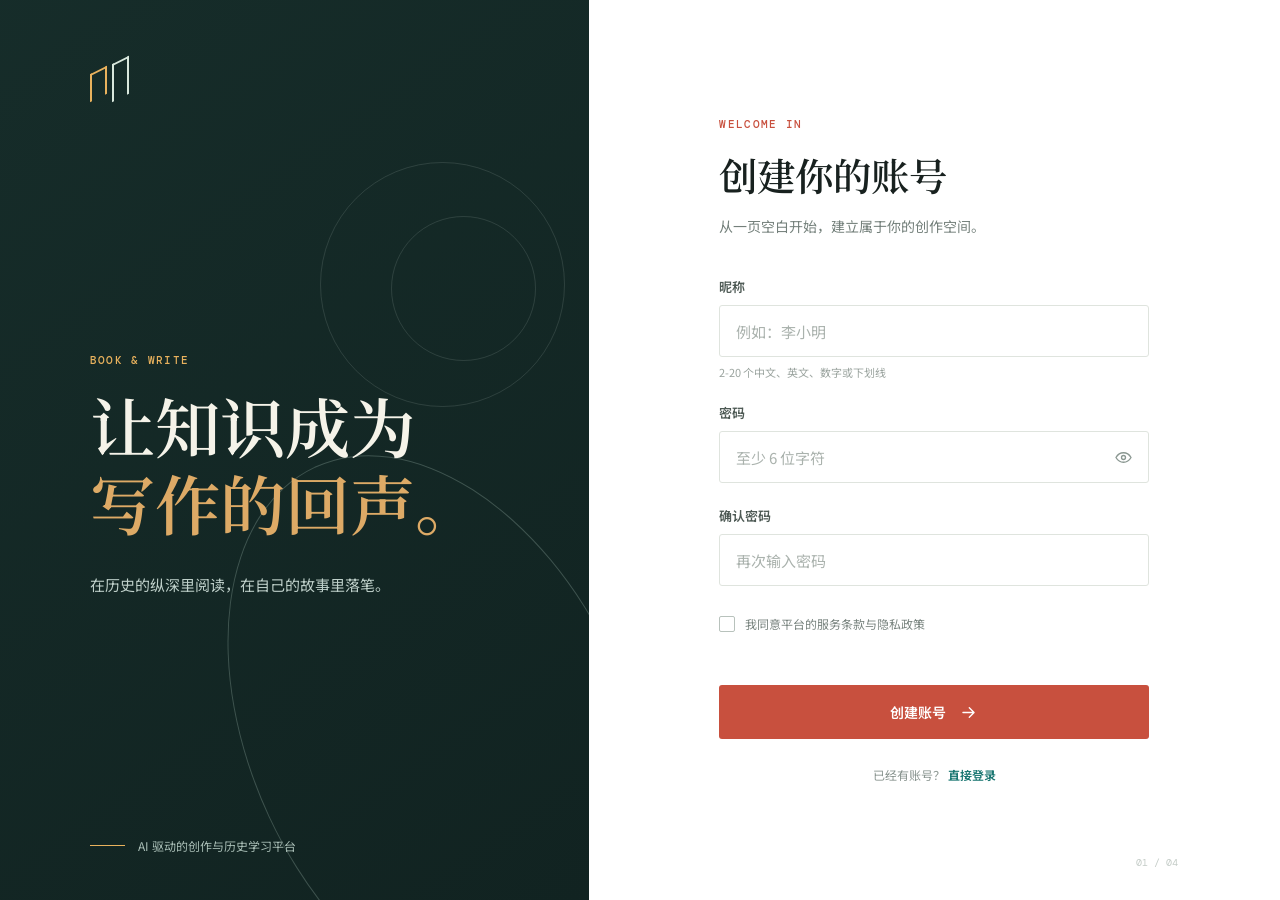
<file: frontend/index.html>
<!doctype html>
<html lang="zh-CN">
  <head>
    <meta charset="UTF-8" />
    <meta name="viewport" content="width=device-width, initial-scale=1.0" />
    <title>注册 · 书写与阅读</title>
    <link rel="stylesheet" href="./styles.css" />
  </head>
  <body>
    <main class="auth-shell">
      <section class="brand-panel" aria-label="产品介绍">
        <div class="brand-mark" aria-hidden="true">
          <span></span>
          <span></span>
        </div>
        <div class="brand-copy">
          <p class="eyebrow">BOOK & WRITE</p>
          <h1>让知识成为<br /><em>写作的回声。</em></h1>
          <p class="brand-description">
            在历史的纵深里阅读，在自己的故事里落笔。
          </p>
        </div>
        <div class="brand-foot">
          <span class="line"></span>
          <span>AI 驱动的创作与历史学习平台</span>
        </div>
        <div class="orbit orbit-one" aria-hidden="true"></div>
        <div class="orbit orbit-two" aria-hidden="true"></div>
      </section>

      <section class="form-panel">
        <div class="form-wrap">
          <div class="form-heading" id="register-heading">
            <p class="eyebrow">WELCOME IN</p>
            <h2>创建你的账号</h2>
            <p>从一页空白开始，建立属于你的创作空间。</p>
          </div>

          <div class="form-heading hidden" id="login-heading">
            <p class="eyebrow">WELCOME BACK</p>
            <h2>回到你的空间</h2>
            <p>继续上一次创作，或重新打开一段阅读。</p>
          </div>

          <form id="register-form" novalidate>
            <label class="field">
              <span>昵称</span>
              <input
                id="nickname"
                name="nickname"
                type="text"
                autocomplete="username"
                placeholder="例如：李小明"
                minlength="2"
                maxlength="20"
                required
              />
              <small class="field-hint">2-20 个中文、英文、数字或下划线</small>
            </label>

            <label class="field">
              <span>密码</span>
              <div class="password-wrap">
                <input
                  id="password"
                  name="password"
                  type="password"
                  autocomplete="new-password"
                  placeholder="至少 6 位字符"
                  minlength="6"
                  maxlength="72"
                  required
                />
                <button class="icon-button" id="toggle-password" type="button" aria-label="显示密码">
                  <svg viewBox="0 0 24 24" aria-hidden="true">
                    <path d="M2.5 12s3.5-6 9.5-6 9.5 6 9.5 6-3.5 6-9.5 6-9.5-6-9.5-6Z"></path>
                    <circle cx="12" cy="12" r="2.5"></circle>
                  </svg>
                </button>
              </div>
            </label>

            <label class="field register-only">
              <span>确认密码</span>
              <input
                id="confirm-password"
                name="confirm-password"
                type="password"
                autocomplete="new-password"
                placeholder="再次输入密码"
                required
              />
            </label>

            <label class="consent register-only">
              <input id="terms" type="checkbox" required />
              <span class="checkmark" aria-hidden="true"></span>
              <span>我同意平台的服务条款与隐私政策</span>
            </label>

            <p id="form-message" class="form-message" role="status"></p>

            <button class="submit-button" type="submit">
              <span id="submit-label">创建账号</span>
              <svg viewBox="0 0 24 24" aria-hidden="true">
                <path d="M5 12h13M13 6l6 6-6 6"></path>
              </svg>
            </button>
          </form>

          <p class="switch-auth" id="register-switch">已经有账号？ <button type="button" id="login-link">直接登录</button></p>
          <p class="switch-auth hidden" id="login-switch">还没有账号？ <button type="button" id="register-link">创建账号</button></p>
        </div>
        <span class="page-number" aria-hidden="true">01 / 04</span>
      </section>
    </main>
    <script src="./app.js"></script>
  </body>
</html>
</file>
<file: frontend/styles.css>
@import url("https://fonts.googleapis.com/css2?family=DM+Mono:wght@400;500&family=Noto+Sans+SC:wght@400;500;600;700&family=Noto+Serif+SC:wght@500;600;700&display=swap");

:root {
  color-scheme: light;
  --ink: #18211f;
  --muted: #74807b;
  --paper: #f7f6f1;
  --panel: #ffffff;
  --line: #dfe4de;
  --accent: #c8503e;
  --accent-dark: #a63d31;
  --teal: #1b7772;
  --teal-soft: #dcece7;
}

* {
  box-sizing: border-box;
}

body {
  margin: 0;
  min-width: 320px;
  background: var(--paper);
  color: var(--ink);
  font-family: "Noto Sans SC", sans-serif;
}

button,
input {
  font: inherit;
}

button {
  cursor: pointer;
}

.auth-shell {
  display: grid;
  min-height: 100vh;
  grid-template-columns: minmax(380px, 0.92fr) minmax(480px, 1.08fr);
}

.brand-panel {
  position: relative;
  display: flex;
  min-height: 100vh;
  flex-direction: column;
  justify-content: space-between;
  overflow: hidden;
  padding: 56px clamp(36px, 7vw, 112px) 46px;
  background:
    linear-gradient(145deg, rgba(22, 45, 42, 0.96), rgba(17, 35, 33, 0.98)),
    var(--ink);
  color: #f5f3e9;
}

.brand-panel::after {
  position: absolute;
  right: -7%;
  bottom: -15%;
  width: 64%;
  height: 66%;
  border: 1px solid rgba(214, 239, 226, 0.22);
  border-radius: 50%;
  content: "";
  transform: rotate(-25deg);
}

.brand-mark {
  position: relative;
  display: flex;
  width: 42px;
  height: 42px;
  align-items: flex-end;
  gap: 5px;
  z-index: 1;
}

.brand-mark span {
  display: block;
  width: 17px;
  border: 2px solid #e9b25d;
  border-bottom: 0;
  transform: skewY(-27deg);
}

.brand-mark span:first-child {
  height: 28px;
}

.brand-mark span:last-child {
  height: 38px;
  border-color: #d9e8dd;
}

.brand-copy {
  position: relative;
  z-index: 1;
  max-width: 550px;
  margin-top: auto;
  margin-bottom: auto;
  padding: 12vh 0 10vh;
}

.eyebrow {
  margin: 0 0 20px;
  color: var(--accent);
  font-family: "DM Mono", monospace;
  font-size: 11px;
  font-weight: 500;
  letter-spacing: 0.12em;
}

.brand-panel .eyebrow {
  color: #e9b25d;
}

h1,
h2 {
  margin: 0;
  font-family: "Noto Serif SC", serif;
  font-weight: 600;
  letter-spacing: 0;
}

h1 {
  font-size: clamp(42px, 5.1vw, 76px);
  line-height: 1.18;
}

h1 em {
  color: #ddaa66;
  font-style: normal;
}

.brand-description {
  max-width: 300px;
  margin: 30px 0 0;
  color: #bfd0ca;
  font-size: 15px;
  line-height: 1.9;
}

.brand-foot {
  position: relative;
  z-index: 1;
  display: flex;
  align-items: center;
  gap: 13px;
  color: #a8bdb5;
  font-size: 12px;
}

.brand-foot .line {
  width: 35px;
  height: 1px;
  background: #e9b25d;
}

.orbit {
  position: absolute;
  z-index: 0;
  border: 1px solid rgba(201, 221, 210, 0.14);
  border-radius: 50%;
}

.orbit-one {
  top: 24%;
  right: 9%;
  width: 145px;
  height: 145px;
}

.orbit-two {
  top: 18%;
  right: 4%;
  width: 245px;
  height: 245px;
}

.form-panel {
  position: relative;
  display: flex;
  align-items: center;
  justify-content: center;
  min-height: 100vh;
  padding: 64px 8vw;
  background: var(--panel);
}

.form-wrap {
  width: min(100%, 430px);
}

.hidden {
  display: none !important;
}

.form-heading {
  margin-bottom: 38px;
}

.form-heading h2 {
  font-size: clamp(30px, 3vw, 42px);
  line-height: 1.25;
}

.form-heading > p:last-child {
  margin: 15px 0 0;
  color: var(--muted);
  font-size: 14px;
  line-height: 1.8;
}

.field {
  display: block;
  margin-bottom: 23px;
}

.field > span:first-child {
  display: block;
  margin-bottom: 9px;
  color: #4e5a55;
  font-size: 13px;
  font-weight: 600;
}

.field input {
  width: 100%;
  height: 52px;
  border: 1px solid var(--line);
  border-radius: 3px;
  outline: none;
  padding: 0 16px;
  background: #fff;
  color: var(--ink);
  font-size: 15px;
  transition: border-color 160ms ease, box-shadow 160ms ease;
}

.field input::placeholder {
  color: #aab2ad;
}

.field input:focus {
  border-color: var(--teal);
  box-shadow: 0 0 0 3px rgba(27, 119, 114, 0.11);
}

.field input.invalid {
  border-color: var(--accent);
}

.field-hint {
  display: block;
  margin-top: 7px;
  color: #9ba49f;
  font-size: 11px;
}

.password-wrap {
  position: relative;
}

.password-wrap input {
  padding-right: 53px;
}

.icon-button {
  position: absolute;
  top: 50%;
  right: 8px;
  display: grid;
  width: 36px;
  height: 36px;
  place-items: center;
  border: 0;
  background: transparent;
  color: #8a9791;
  transform: translateY(-50%);
}

.icon-button svg,
.submit-button svg {
  width: 19px;
  height: 19px;
  fill: none;
  stroke: currentColor;
  stroke-linecap: round;
  stroke-linejoin: round;
  stroke-width: 1.7;
}

.consent {
  position: relative;
  display: flex;
  align-items: center;
  gap: 10px;
  margin: 29px 0 25px;
  color: #7a8580;
  font-size: 12px;
  cursor: pointer;
}

.consent input {
  position: absolute;
  opacity: 0;
}

.checkmark {
  display: inline-grid;
  width: 16px;
  height: 16px;
  flex: 0 0 16px;
  place-items: center;
  border: 1px solid #b8c2bc;
  border-radius: 2px;
  transition: background 160ms ease, border-color 160ms ease;
}

.consent input:checked + .checkmark {
  border-color: var(--teal);
  background: var(--teal);
}

.consent input:checked + .checkmark::after {
  width: 7px;
  height: 4px;
  border-bottom: 1.5px solid white;
  border-left: 1.5px solid white;
  content: "";
  transform: rotate(-45deg) translate(1px, -1px);
}

.form-message {
  min-height: 18px;
  margin: 0 0 10px;
  color: var(--accent);
  font-size: 12px;
}

.form-message.success {
  color: var(--teal);
}

.submit-button {
  display: flex;
  width: 100%;
  height: 54px;
  align-items: center;
  justify-content: center;
  gap: 13px;
  border: 0;
  border-radius: 3px;
  background: var(--accent);
  color: white;
  font-size: 14px;
  font-weight: 600;
  transition: background 160ms ease, transform 160ms ease;
}

.submit-button:hover {
  background: var(--accent-dark);
  transform: translateY(-1px);
}

.submit-button:disabled {
  cursor: wait;
  opacity: 0.65;
  transform: none;
}

.switch-auth {
  margin: 27px 0 0;
  color: #8a9590;
  font-size: 12px;
  text-align: center;
}

.switch-auth button {
  border: 0;
  padding: 0;
  background: transparent;
  color: var(--teal);
  font-weight: 600;
}

.page-number {
  position: absolute;
  right: 8vw;
  bottom: 31px;
  color: #c4ccc7;
  font-family: "DM Mono", monospace;
  font-size: 10px;
}

@media (max-width: 820px) {
  .auth-shell {
    display: block;
  }

  .brand-panel {
    min-height: 310px;
    padding: 30px 28px 27px;
  }

  .brand-copy {
    padding: 33px 0 28px;
  }

  .brand-copy h1 {
    font-size: 39px;
  }

  .brand-description {
    margin-top: 13px;
    font-size: 13px;
  }

  .brand-foot {
    font-size: 10px;
  }

  .orbit-one {
    top: 11%;
    right: 13%;
    width: 120px;
    height: 120px;
  }

  .orbit-two {
    top: 3%;
    right: 3%;
    width: 205px;
    height: 205px;
  }

  .form-panel {
    min-height: auto;
    padding: 58px 28px 76px;
  }

  .page-number {
    right: 28px;
    bottom: 25px;
  }
}
</file>
<file: frontend/dashboard.css>
@import url("https://fonts.googleapis.com/css2?family=DM+Mono:wght@400;500&family=Noto+Sans+SC:wght@400;500;600;700&family=Noto+Serif+SC:wght@500;600;700&display=swap");

:root {
  --ink: #172321;
  --muted: #7a8781;
  --line: #e4e9e5;
  --paper: #ffffff;
  --wash: #f7f9f7;
  --teal: #1d7772;
  --teal-light: #e8f2ef;
  --coral: #c75241;
  --gold: #d59a4f;
}

* { box-sizing: border-box; }

body {
  margin: 0;
  background: var(--paper);
  color: var(--ink);
  font-family: "Noto Sans SC", sans-serif;
}

button, input, textarea { font: inherit; }
button, a { cursor: pointer; }
a { color: inherit; text-decoration: none; }
.hidden { display: none !important; }

.topbar {
  display: grid;
  height: 76px;
  grid-template-columns: 1fr auto 1fr;
  align-items: center;
  border-bottom: 1px solid var(--line);
  padding: 0 clamp(24px, 5vw, 76px);
}

.wordmark {
  display: flex;
  align-items: center;
  gap: 12px;
  color: var(--ink);
  font-family: "DM Mono", monospace;
  font-size: 11px;
  letter-spacing: .1em;
}

.wordmark-mark {
  display: flex;
  width: 25px;
  height: 25px;
  align-items: flex-end;
  gap: 3px;
}

.wordmark-mark i {
  display: block;
  width: 10px;
  height: 18px;
  border: 1.5px solid var(--teal);
  border-bottom: 0;
  transform: skewY(-25deg);
}

.wordmark-mark i:last-child { height: 24px; border-color: var(--coral); }

.topnav {
  display: flex;
  height: 100%;
  align-items: center;
  gap: 34px;
}

.topnav a {
  position: relative;
  display: grid;
  height: 100%;
  place-items: center;
  color: var(--muted);
  font-size: 13px;
}

.topnav a.active { color: var(--ink); font-weight: 600; }
.topnav a.active::after {
  position: absolute;
  right: 0;
  bottom: -1px;
  left: 0;
  height: 2px;
  background: var(--coral);
  content: "";
}

.user-menu {
  display: flex;
  align-items: center;
  justify-content: flex-end;
  gap: 14px;
}

.user-greeting { color: var(--muted); font-size: 12px; }
.settings-button {
  display: grid;
  width: 30px;
  height: 30px;
  place-items: center;
  border: 1px solid var(--line);
  border-radius: 50%;
  background: #fff;
  color: var(--muted);
}
.settings-button:hover { border-color: var(--teal); color: var(--teal); }
.settings-button svg { width: 15px; height: 15px; fill: none; stroke: currentColor; stroke-linecap: round; stroke-linejoin: round; stroke-width: 1.5; }
.avatar {
  display: grid;
  width: 34px;
  height: 34px;
  place-items: center;
  border: 0;
  border-radius: 50%;
  background: var(--teal-light);
  color: var(--teal);
  font-size: 12px;
  font-weight: 600;
}

.dashboard {
  width: min(1180px, calc(100% - 48px));
  margin: 0 auto;
  padding: 76px 0 100px;
}

.eyebrow {
  margin: 0 0 14px;
  color: var(--coral);
  font-family: "DM Mono", monospace;
  font-size: 10px;
  letter-spacing: .12em;
}

h1, h2 { margin: 0; font-family: "Noto Serif SC", serif; letter-spacing: 0; }
h1 { font-size: clamp(32px, 4vw, 54px); line-height: 1.2; }
h2 { font-size: 26px; }

.primary-button {
  display: inline-flex;
  height: 46px;
  align-items: center;
  justify-content: center;
  gap: 10px;
  border: 0;
  border-radius: 3px;
  padding: 0 20px;
  background: var(--teal);
  color: #fff;
  font-size: 13px;
  font-weight: 600;
}

.primary-button:hover { background: #155f5b; }
.plus { font-size: 22px; font-weight: 300; line-height: 1; }

.section-heading {
  display: flex;
  align-items: flex-end;
  justify-content: space-between;
  padding: 70px 0 25px;
}

.welcome-row {
  display: flex;
  align-items: flex-end;
  justify-content: space-between;
  padding-bottom: 54px;
}

.welcome-copy { margin: 17px 0 0; color: var(--muted); font-size: 14px; }

.stats-row {
  display: grid;
  grid-template-columns: repeat(3, 1fr);
  border-top: 1px solid var(--line);
  border-bottom: 1px solid var(--line);
}

.stat {
  min-height: 112px;
  padding: 24px 28px;
  border-right: 1px solid var(--line);
}
.stat:last-child { border-right: 0; }
.stat-accent { background: var(--wash); }
.stat-label { display: block; color: var(--muted); font-size: 12px; }
.stat strong {
  display: block;
  max-width: 100%;
  margin-top: 12px;
  overflow: hidden;
  color: var(--ink);
  font-family: "Noto Serif SC", serif;
  font-size: 25px;
  font-weight: 600;
  text-overflow: ellipsis;
  white-space: nowrap;
}

.section-heading .eyebrow { margin-bottom: 10px; }
.search-box {
  display: flex;
  width: 220px;
  height: 38px;
  align-items: center;
  gap: 8px;
  border-bottom: 1px solid var(--line);
  color: #9ba7a1;
}
.search-box span { font-size: 23px; transform: rotate(-20deg); }
.search-box input {
  width: 100%;
  border: 0;
  outline: 0;
  color: var(--ink);
  font-size: 12px;
}
.search-box input::placeholder { color: #aeb8b2; }

.work-grid {
  display: grid;
  grid-template-columns: repeat(3, 1fr);
  gap: 18px;
}

.work-card {
  min-height: 218px;
  border: 1px solid var(--line);
  border-radius: 4px;
  padding: 23px;
  background: #fff;
  transition: border-color 160ms ease, box-shadow 160ms ease, transform 160ms ease;
}
.work-card:hover {
  border-color: #b8d4cc;
  box-shadow: 0 10px 26px rgba(23, 35, 33, .06);
  transform: translateY(-2px);
}
.work-card-top { display: flex; align-items: flex-start; justify-content: space-between; gap: 12px; }
.work-title { margin: 0; font-family: "Noto Serif SC", serif; font-size: 21px; line-height: 1.4; }
.work-actions { display: flex; align-items: center; gap: 8px; }
.work-category {
  flex: 0 0 auto;
  border-radius: 2px;
  padding: 5px 8px;
  background: var(--teal-light);
  color: var(--teal);
  font-size: 10px;
}
.delete-work-button {
  display: grid;
  width: 29px;
  height: 29px;
  place-items: center;
  border: 0;
  border-radius: 3px;
  background: transparent;
  color: #a8b2ac;
}
.delete-work-button:hover { background: #fff0ed; color: var(--coral); }
.delete-work-button svg {
  width: 16px;
  height: 16px;
  fill: none;
  stroke: currentColor;
  stroke-linecap: round;
  stroke-linejoin: round;
  stroke-width: 1.6;
}
.work-summary {
  display: -webkit-box;
  margin: 18px 0 0;
  overflow: hidden;
  color: var(--muted);
  font-size: 12px;
  line-height: 1.8;
  -webkit-box-orient: vertical;
  -webkit-line-clamp: 3;
}
.open-work-button {
  display: flex;
  width: 100%;
  align-items: center;
  justify-content: space-between;
  margin-top: 20px;
  border: 0;
  border-top: 1px solid var(--line);
  padding: 15px 0 0;
  background: transparent;
  color: var(--teal);
  font-size: 12px;
  font-weight: 600;
  text-align: left;
}
.open-work-button span { font-size: 18px; font-weight: 400; }
.open-work-button:hover { color: var(--coral); }
.work-meta {
  display: flex;
  align-items: center;
  gap: 8px;
  margin-top: 26px;
  color: #a0aaa4;
  font-family: "DM Mono", monospace;
  font-size: 9px;
}
.work-meta::before { width: 18px; height: 1px; background: var(--gold); content: ""; }

.empty-state, .error-state {
  margin: 30px 0;
  color: var(--muted);
  font-size: 13px;
  text-align: center;
}
.error-state { color: var(--coral); }

.notes-section { padding-top: 70px; }
.notes-heading {
  display: flex;
  align-items: flex-end;
  justify-content: space-between;
  gap: 24px;
  border-bottom: 1px solid var(--line);
  padding-bottom: 25px;
}
.notes-heading h2 { margin: 0; font-size: 30px; }
.notes-copy { margin: 12px 0 0; color: var(--muted); font-size: 13px; }
.notes-toolbar {
  display: flex;
  align-items: center;
  justify-content: flex-end;
  gap: 24px;
  padding: 26px 0 22px;
}
.note-search { width: 220px; }
.tag-filter { display: flex; align-items: center; gap: 10px; color: var(--muted); font-size: 12px; }
.tag-filter input {
  width: 120px;
  border: 0;
  border-bottom: 1px solid var(--line);
  outline: 0;
  padding: 9px 0;
  color: var(--ink);
  font-size: 12px;
}
.tag-filter input:focus { border-color: var(--teal); }
.note-list { display: grid; grid-template-columns: repeat(2, minmax(0, 1fr)); gap: 16px; }
.note-card {
  min-height: 190px;
  border: 1px solid var(--line);
  border-radius: 4px;
  padding: 21px;
  background: #fff;
  cursor: pointer;
}
.note-card:hover { border-color: #b8d4cc; }
.note-card:focus-visible { outline: 3px solid rgba(29,119,114,.18); outline-offset: 2px; }
.note-card-heading { display: flex; align-items: flex-start; justify-content: space-between; gap: 16px; }
.note-card h3 { margin: 0; font-family: "Noto Serif SC", serif; font-size: 19px; line-height: 1.45; }
.note-tags { display: flex; flex-wrap: wrap; gap: 6px; margin-top: 10px; }
.note-tags span {
  border-radius: 2px;
  padding: 4px 7px;
  background: #fff4e8;
  color: #b37531;
  font-size: 10px;
}
.note-actions { display: flex; align-items: center; gap: 6px; }
.note-edit-button {
  border: 0;
  background: transparent;
  color: var(--teal);
  font-size: 11px;
}
.note-edit-button:hover { color: var(--coral); }
.note-delete-button {
  display: grid;
  width: 29px;
  height: 29px;
  place-items: center;
  border: 0;
  border-radius: 3px;
  background: transparent;
  color: #a8b2ac;
}
.note-delete-button:hover { background: #fff0ed; color: var(--coral); }
.note-delete-button svg {
  width: 16px;
  height: 16px;
  fill: none;
  stroke: currentColor;
  stroke-linecap: round;
  stroke-linejoin: round;
  stroke-width: 1.6;
}
.note-content {
  display: -webkit-box;
  margin: 18px 0 0;
  overflow: hidden;
  color: #596760;
  font-size: 13px;
  line-height: 1.8;
  -webkit-box-orient: vertical;
  -webkit-line-clamp: 4;
  white-space: pre-wrap;
}
.note-card-footer {
  display: flex;
  justify-content: flex-end;
  gap: 14px;
  margin-top: 18px;
  border-top: 1px solid var(--line);
  padding-top: 13px;
  color: #a0aaa4;
  font-size: 10px;
}
.note-open-button {
  flex: 0 0 auto;
  border: 0;
  background: transparent;
  color: var(--teal);
  font-size: 11px;
  font-weight: 600;
}
.note-open-button span { margin-left: 5px; font-size: 16px; font-weight: 400; }
.note-open-button:hover { color: var(--coral); }
.history-section { padding-top: 70px; }
.history-heading {
  display: flex;
  align-items: flex-end;
  justify-content: space-between;
  gap: 24px;
  border-bottom: 1px solid var(--line);
  padding-bottom: 25px;
}
.history-heading h2 { margin: 0; font-size: 30px; }
.history-copy { margin: 12px 0 0; color: var(--muted); font-size: 13px; }
.history-toolbar {
  display: flex;
  align-items: center;
  justify-content: flex-end;
  gap: 24px;
  padding: 26px 0 22px;
}
.history-search { width: 270px; }
.history-filter { display: flex; align-items: center; gap: 10px; color: var(--muted); font-size: 12px; }
.history-filter select {
  min-width: 120px;
  border: 0;
  border-bottom: 1px solid var(--line);
  outline: 0;
  padding: 9px 0;
  background: #fff;
  color: var(--ink);
  font-size: 12px;
}
.history-filter select:focus { border-color: var(--teal); }
.history-list { display: grid; grid-template-columns: repeat(2, minmax(0, 1fr)); gap: 16px; }
.history-card {
  min-height: 220px;
  border: 1px solid var(--line);
  border-radius: 4px;
  padding: 21px;
  background: #fff;
  transition: border-color 160ms ease, box-shadow 160ms ease, transform 160ms ease;
}
.history-card:hover {
  border-color: #b8d4cc;
  box-shadow: 0 10px 26px rgba(23, 35, 33, .06);
  transform: translateY(-2px);
}
.history-card-heading { display: flex; align-items: flex-start; justify-content: space-between; gap: 16px; }
.history-card h3 { margin: 0; font-family: "Noto Serif SC", serif; font-size: 20px; line-height: 1.45; }
.history-author { margin: 7px 0 0; color: var(--muted); font-size: 12px; }
.history-actions { display: flex; align-items: center; gap: 6px; }
.history-status {
  border-radius: 2px;
  padding: 5px 8px;
  background: var(--teal-light);
  color: var(--teal);
  font-size: 10px;
  white-space: nowrap;
}
.history-status.completed { background: #fff4e8; color: #b37531; }
.history-status.paused { background: #f3f1f0; color: #7a6e68; }
.history-status.planned { background: #eef1f8; color: #596d9b; }
.history-edit-button {
  border: 0;
  background: transparent;
  color: var(--teal);
  font-size: 11px;
}
.history-edit-button:hover { color: var(--coral); }
.history-delete-button {
  display: grid;
  width: 29px;
  height: 29px;
  place-items: center;
  border: 0;
  border-radius: 3px;
  background: transparent;
  color: #a8b2ac;
}
.history-delete-button:hover { background: #fff0ed; color: var(--coral); }
.history-delete-button svg {
  width: 16px;
  height: 16px;
  fill: none;
  stroke: currentColor;
  stroke-linecap: round;
  stroke-linejoin: round;
  stroke-width: 1.6;
}
.history-progress { margin-top: 23px; }
.history-progress-line { display: flex; align-items: center; justify-content: space-between; color: var(--muted); font-size: 11px; }
.history-progress-line strong { color: var(--ink); font-weight: 600; }
.history-progress-track { height: 5px; margin-top: 10px; overflow: hidden; border-radius: 3px; background: #edf1ee; }
.history-progress-value { height: 100%; border-radius: 3px; background: var(--teal); }
.history-card-note {
  display: -webkit-box;
  margin: 18px 0 0;
  overflow: hidden;
  color: #596760;
  font-size: 12px;
  line-height: 1.75;
  -webkit-box-orient: vertical;
  -webkit-line-clamp: 2;
}
.history-card-footer {
  display: flex;
  align-items: center;
  gap: 8px;
  margin-top: 19px;
  border-top: 1px solid var(--line);
  padding-top: 13px;
  color: #a0aaa4;
  font-family: "DM Mono", monospace;
  font-size: 9px;
}
.history-card-footer::before { width: 18px; height: 1px; background: var(--gold); content: ""; }
.note-dialog {
  width: min(720px, calc(100% - 24px));
  max-height: calc(100vh - 24px);
  overflow: auto;
  border: 0;
  border-radius: 4px;
  padding: 0;
  box-shadow: 0 20px 80px rgba(18, 35, 31, .2);
}
.note-dialog::backdrop { background: rgba(16, 30, 27, .32); }
.note-dialog form { position: relative; padding: 40px; }
.note-dialog h2 { font-size: 28px; }
.note-dialog .dialog-field textarea { min-height: 220px; line-height: 1.8; }
.work-dialog {
  width: min(460px, calc(100% - 32px));
  border: 0;
  border-radius: 4px;
  padding: 0;
  box-shadow: 0 20px 80px rgba(18, 35, 31, .2);
}
.work-dialog::backdrop { background: rgba(16, 30, 27, .32); }
.work-dialog form { position: relative; padding: 34px; }
.work-dialog h2 { font-size: 28px; }
.dialog-copy { margin: 12px 0 28px; color: var(--muted); font-size: 13px; }
.close-button {
  position: absolute;
  top: 17px;
  right: 18px;
  border: 0;
  background: transparent;
  color: var(--muted);
  font-size: 24px;
  line-height: 1;
}
.dialog-field { display: block; margin-top: 18px; }
.dialog-field > span { display: block; margin-bottom: 8px; color: #56635d; font-size: 12px; font-weight: 600; }
.dialog-field small { color: #a1aaa5; font-weight: 400; }
.dialog-field input, .dialog-field textarea {
  width: 100%;
  border: 1px solid var(--line);
  border-radius: 3px;
  outline: 0;
  padding: 12px;
  color: var(--ink);
  font-size: 13px;
}
.dialog-field textarea { min-height: 88px; resize: vertical; }
.dialog-field input:focus, .dialog-field textarea:focus { border-color: var(--teal); box-shadow: 0 0 0 3px rgba(29,119,114,.1); }
.settings-row { display: grid; grid-template-columns: 1fr auto; gap: 10px; }
.settings-row input { min-width: 0; }
.dialog-field select {
  width: 100%;
  border: 1px solid var(--line);
  border-radius: 3px;
  outline: 0;
  padding: 12px;
  background: #fff;
  color: var(--ink);
  font-size: 13px;
}
.dialog-field select:focus { border-color: var(--teal); box-shadow: 0 0 0 3px rgba(29,119,114,.1); }
.dialog-message { min-height: 17px; margin: 14px 0 8px; color: var(--coral); font-size: 12px; }
.full-button { width: 100%; }
.confirm-dialog {
  width: min(410px, calc(100% - 32px));
  border: 0;
  border-radius: 4px;
  padding: 0;
  box-shadow: 0 20px 80px rgba(18, 35, 31, .2);
}
.confirm-dialog::backdrop { background: rgba(16, 30, 27, .32); }
.confirm-content { padding: 34px; }
.confirm-content h2 { font-size: 27px; }
.confirm-actions { display: flex; justify-content: flex-end; gap: 10px; margin-top: 26px; }
.secondary-button, .danger-button { height: 40px; border-radius: 3px; padding: 0 16px; font-size: 12px; font-weight: 600; }
.secondary-button { border: 1px solid var(--line); background: #fff; color: var(--muted); }
.secondary-button:hover { border-color: #b8c9c1; color: var(--ink); }
.danger-button { border: 1px solid var(--coral); background: var(--coral); color: #fff; }
.danger-button:hover { background: #a94033; }
.settings-dialog {
  width: min(460px, calc(100% - 32px));
  border: 0;
  border-radius: 4px;
  padding: 0;
  box-shadow: 0 20px 80px rgba(18, 35, 31, .2);
}
.settings-dialog::backdrop { background: rgba(16, 30, 27, .32); }
.settings-dialog form { position: relative; padding: 34px; }
.settings-dialog h2 { margin: 8px 0 0; font-family: "Noto Serif SC", serif; font-size: 27px; }
.settings-status { min-height: 18px; margin: 14px 0 0; color: var(--teal); font-size: 11px; }
.settings-actions { display: flex; justify-content: flex-end; gap: 10px; margin-top: 22px; }
.settings-actions .primary-button:disabled,
.settings-actions .secondary-button:disabled,
.settings-row .secondary-button:disabled { opacity: .5; cursor: not-allowed; }
.reading-dialog {
  width: min(650px, calc(100% - 24px));
  max-height: calc(100vh - 24px);
  overflow: auto;
  border: 0;
  border-radius: 4px;
  padding: 0;
  box-shadow: 0 20px 80px rgba(18, 35, 31, .2);
}
.reading-dialog::backdrop { background: rgba(16, 30, 27, .32); }
.reading-dialog form { position: relative; padding: 38px; }
.reading-dialog h2 { font-size: 28px; }
.reading-form-grid { display: grid; grid-template-columns: repeat(2, minmax(0, 1fr)); gap: 0 18px; }
.reading-dialog .dialog-field { margin-top: 17px; }
.reading-dialog .dialog-field textarea { min-height: 105px; resize: vertical; }

@media (max-width: 760px) {
  .topbar { grid-template-columns: 1fr auto; }
  .topnav { display: none; }
  .dashboard { width: min(100% - 32px, 600px); padding-top: 45px; }
  .welcome-row { display: block; padding-bottom: 35px; }
  .welcome-row .primary-button { margin-top: 28px; }
  .stats-row { grid-template-columns: 1fr; }
  .stat { min-height: 82px; border-right: 0; border-bottom: 1px solid var(--line); padding: 18px 20px; }
  .stat:last-child { border-bottom: 0; }
  .stat strong { margin-top: 7px; }
  .section-heading { align-items: flex-start; flex-direction: column; gap: 20px; padding-top: 48px; }
  .search-box { width: 100%; }
  .work-grid { grid-template-columns: 1fr; }
  .user-greeting { display: none; }
  .notes-heading { align-items: flex-start; flex-direction: column; }
  .notes-heading .primary-button { width: 100%; }
  .notes-toolbar { align-items: stretch; flex-direction: column; gap: 15px; }
  .note-search { width: 100%; }
  .tag-filter input { flex: 1; width: auto; }
  .note-list { grid-template-columns: 1fr; }
  .history-heading { align-items: flex-start; flex-direction: column; }
  .history-heading .primary-button { width: 100%; }
  .history-toolbar { align-items: stretch; flex-direction: column; gap: 15px; }
  .history-search { width: 100%; }
  .history-filter select { flex: 1; width: auto; }
  .history-list { grid-template-columns: 1fr; }
  .reading-dialog { width: calc(100% - 14px); max-height: calc(100vh - 14px); }
  .reading-dialog form { padding: 30px 24px 26px; }
  .reading-form-grid { grid-template-columns: 1fr; }
  .note-dialog { width: calc(100% - 14px); max-height: calc(100vh - 14px); }
  .note-dialog form { padding: 30px 24px 26px; }
  .note-dialog .dialog-field textarea { min-height: 200px; }
}
</file>
<file: frontend/editor.css>
@import url("https://fonts.googleapis.com/css2?family=DM+Mono:wght@400;500&family=Noto+Sans+SC:wght@400;500;600;700&family=Noto+Serif+SC:wght@500;600;700&display=swap");

:root { --ink:#182421; --muted:#82908a; --line:#e2e8e3; --teal:#1d7772; --coral:#c75241; --wash:#f7f9f7; }
* { box-sizing:border-box; }
body { margin:0; background:#fff; color:var(--ink); font-family:"Noto Sans SC",sans-serif; }
button,input,textarea,select { font:inherit; }
button,a { cursor:pointer; }
a { color:inherit; text-decoration:none; }
.hidden { display:none !important; }
.editor-topbar { display:grid; height:70px; grid-template-columns:1fr auto 1fr; align-items:center; border-bottom:1px solid var(--line); padding:0 clamp(20px,4vw,64px); }
.back-link { color:var(--muted); font-size:13px; }
.back-link:hover { color:var(--teal); }
.editor-title { display:flex; flex-direction:column; align-items:center; gap:5px; }
.editor-kicker,.eyebrow { margin:0; color:var(--coral); font-family:"DM Mono",monospace; font-size:10px; letter-spacing:.12em; }
.editor-title strong { max-width:360px; overflow:hidden; font-family:"Noto Serif SC",serif; font-size:17px; text-overflow:ellipsis; white-space:nowrap; }
.editor-user { display:flex; align-items:center; justify-content:flex-end; gap:18px; color:var(--muted); font-size:11px; }
.editor-user button { border:0; background:transparent; color:var(--muted); font-size:12px; }
.editor-user button:hover { color:var(--coral); }
.ai-toggle { display:inline-flex; align-items:center; gap:6px; color:var(--teal) !important; }
.ai-toggle svg { width:15px; height:15px; fill:none; stroke:currentColor; stroke-linecap:round; stroke-linejoin:round; stroke-width:1.6; }
.editor-layout { display:grid; min-height:calc(100vh - 70px); grid-template-columns:300px 1fr; transition:margin-right .2s ease; }
body.ai-open .editor-layout { margin-right:50vw; }
.chapter-sidebar { border-right:1px solid var(--line); padding:42px 27px; background:var(--wash); }
.editor-tabs { display:flex; gap:17px; margin-bottom:32px; border-bottom:1px solid var(--line); }
.editor-tab { position:relative; border:0; padding:0 0 12px; background:transparent; color:var(--muted); font-size:13px; }
.editor-tab.active { color:var(--ink); font-weight:600; }
.editor-tab.active::after { position:absolute; right:0; bottom:-1px; left:0; height:2px; background:var(--coral); content:""; }
.sidebar-heading { display:flex; align-items:flex-end; justify-content:space-between; margin-bottom:30px; }
.sidebar-heading h1 { margin:8px 0 0; font-family:"Noto Serif SC",serif; font-size:28px; }
.add-chapter { display:grid; width:34px; height:34px; place-items:center; border:1px solid #bdd6cf; border-radius:3px; background:#fff; color:var(--teal); font-size:23px; font-weight:300; }
.add-chapter:hover { border-color:var(--teal); background:var(--teal); color:#fff; }
.chapter-list { display:flex; flex-direction:column; gap:4px; }
.chapter-item { display:flex; align-items:center; justify-content:space-between; gap:10px; border:1px solid transparent; border-radius:3px; padding:13px 12px; color:#6d7c74; font-size:12px; text-align:left; }
.chapter-item:hover { background:#fff; color:var(--ink); }
.chapter-item.active { border-color:#cde0da; background:#fff; color:var(--teal); font-weight:600; }
.chapter-item small { color:#aab5af; font-size:10px; }
.sidebar-message,.editor-message { min-height:18px; color:var(--coral); font-size:11px; }
.character-list { display:flex; flex-direction:column; gap:7px; }
.character-card { display:flex; align-items:center; justify-content:space-between; gap:8px; border:1px solid transparent; border-radius:3px; padding:12px; background:#fff; }
.character-card.active { border-color:#cde0da; }
.character-card button { border:0; background:transparent; color:var(--ink); font-size:12px; text-align:left; }
.character-card small { display:block; margin-top:4px; color:var(--muted); font-size:10px; }
.character-delete { color:var(--coral) !important; font-size:16px !important; }
.writing-pane { display:flex; min-width:0; flex-direction:column; padding:54px clamp(28px,7vw,110px) 28px; }
.writing-heading { display:flex; align-items:flex-end; justify-content:space-between; gap:20px; border-bottom:1px solid var(--line); padding-bottom:21px; }
.chapter-title { min-width:0; flex:1; border:0; outline:0; color:var(--ink); font-family:"Noto Serif SC",serif; font-size:31px; }
.chapter-title::placeholder { color:#bcc6c0; }
.chapter-tools { display:flex; align-items:center; gap:13px; color:var(--muted); font-family:"DM Mono",monospace; font-size:10px; }
.chapter-tools select { border:0; outline:0; background:transparent; color:var(--muted); font-size:11px; }
.editor-action { display:inline-flex; height:34px; align-items:center; justify-content:center; gap:7px; border:1px solid #c8d9d3; border-radius:3px; padding:0 11px; background:#fff; color:var(--teal); font-size:11px; font-weight:600; }
.editor-action:hover { border-color:var(--teal); background:#f3f9f7; }
.editor-action.danger { border-color:#e6c5bf; color:var(--coral); }
.editor-action.danger:hover { border-color:var(--coral); background:#fff3f0; }
.editor-action:disabled { cursor:not-allowed; opacity:.42; }
.editor-action svg { width:15px; height:15px; fill:none; stroke:currentColor; stroke-linecap:round; stroke-linejoin:round; stroke-width:1.6; }
.writing-pane textarea { width:100%; min-height:60vh; flex:1; resize:none; border:0; outline:0; padding:34px 0; color:#3d4a45; font-family:"Noto Serif SC",serif; font-size:17px; line-height:2.15; }
.writing-pane textarea::placeholder { color:#b9c3bd; }
.character-pane { grid-column:2; grid-row:1; min-width:0; padding:54px clamp(28px,7vw,110px) 40px; }
.character-pane-heading { display:flex; align-items:flex-end; justify-content:space-between; border-bottom:1px solid var(--line); padding-bottom:21px; }
.character-pane-heading h2 { margin:8px 0 0; font-size:30px; }
.character-form { display:grid; max-width:850px; grid-template-columns:repeat(2, minmax(0, 1fr)); gap:22px 25px; padding-top:30px; }
.character-form label { display:block; }
.character-form label.wide { grid-column:1 / -1; }
.character-form label span { display:block; margin-bottom:8px; color:#596760; font-size:12px; font-weight:600; }
.character-form input,.character-form textarea { width:100%; border:1px solid var(--line); border-radius:3px; outline:0; padding:12px; color:var(--ink); font-size:13px; }
.character-form textarea { min-height:92px; resize:vertical; }
.character-form input:focus,.character-form textarea:focus { border-color:var(--teal); box-shadow:0 0 0 3px rgba(29,119,114,.1); }
.character-form .save-button { justify-self:start; }
.setting-hint { color:var(--muted); font-size:11px; }
.world-pane { grid-column:2; grid-row:1; min-width:0; padding:54px clamp(28px,7vw,110px) 40px; }
.world-form { display:grid; max-width:850px; grid-template-columns:repeat(2,minmax(0,1fr)); gap:22px 25px; padding-top:30px; }
.world-form label { display:block; }
.world-form label.wide { grid-column:1 / -1; }
.world-form label span { display:block; margin-bottom:8px; color:#596760; font-size:12px; font-weight:600; }
.world-form textarea { width:100%; min-height:130px; resize:vertical; border:1px solid var(--line); border-radius:3px; outline:0; padding:12px; color:var(--ink); font-size:13px; line-height:1.7; }
.world-form .wide textarea { min-height:112px; }
.world-form textarea:focus { border-color:var(--teal); box-shadow:0 0 0 3px rgba(29,119,114,.1); }
.world-form .save-button { justify-self:start; }
.confirm-dialog { width:min(410px,calc(100% - 32px)); border:0; border-radius:4px; padding:0; box-shadow:0 20px 80px rgba(18,35,31,.2); }
.confirm-dialog::backdrop { background:rgba(16,30,27,.32); }
.confirm-content { padding:34px; }
.confirm-content h2 { font-size:27px; }
.confirm-actions { display:flex; justify-content:flex-end; gap:10px; margin-top:26px; }
.secondary-button,.danger-button { height:40px; border-radius:3px; padding:0 16px; font-size:12px; font-weight:600; }
.secondary-button { border:1px solid var(--line); background:#fff; color:var(--muted); }
.secondary-button:hover { border-color:#b8c9c1; color:var(--ink); }
.danger-button { border:1px solid var(--coral); background:var(--coral); color:#fff; }
.danger-button:hover { background:#a94033; }
.chapter-dialog { width:min(440px,calc(100% - 32px)); border:0; border-radius:4px; padding:0; box-shadow:0 20px 80px rgba(18,35,31,.2); }
.chapter-dialog::backdrop { background:rgba(16,30,27,.32); }
.chapter-dialog form { position:relative; padding:34px; }
.chapter-dialog h2 { font-size:27px; }
.dialog-close { position:absolute; top:16px; right:18px; border:0; background:transparent; color:var(--muted); font-size:24px; line-height:1; }
.dialog-actions { display:flex; justify-content:flex-end; gap:10px; margin-top:20px; }
.writing-footer { display:flex; align-items:center; justify-content:space-between; border-top:1px solid var(--line); padding-top:18px; color:#a0aba5; font-size:11px; }
.save-button { border-color:var(--teal); background:var(--teal); color:#fff; }
.save-button:hover { border-color:#155f5b; background:#155f5b; }
.save-button:disabled { cursor:wait; opacity:.6; }
.ai-panel { position:fixed; z-index:5; top:70px; right:0; bottom:0; display:flex; width:50vw; min-width:420px; flex-direction:column; border-left:1px solid var(--line); background:#fff; box-shadow:-18px 0 45px rgba(18,35,31,.1); }
.ai-panel-heading { display:flex; align-items:flex-start; justify-content:space-between; border-bottom:1px solid var(--line); padding:28px 26px 22px; }
.ai-panel-heading h2 { margin:8px 0 0; font-family:"Noto Serif SC",serif; font-size:24px; }
.ai-settings { display:flex; align-items:flex-end; justify-content:space-between; gap:15px; border-bottom:1px solid var(--line); padding:18px 26px; }
.ai-settings label { display:flex; flex:1; flex-direction:column; gap:7px; }
.ai-settings label span { color:#596760; font-size:11px; font-weight:600; }
.ai-settings select { border:1px solid var(--line); border-radius:3px; outline:0; padding:9px 10px; background:#fff; color:var(--ink); font-size:12px; }
.ai-settings select:focus { border-color:var(--teal); box-shadow:0 0 0 3px rgba(29,119,114,.1); }
.ai-context { max-width:145px; color:var(--muted); font-size:10px; line-height:1.6; }
.ai-messages { display:flex; flex:1; flex-direction:column; gap:14px; overflow:auto; padding:22px 26px; background:#fbfcfb; }
.ai-message { max-width:92%; border-radius:4px; padding:12px 14px; color:#3d4a45; font-size:13px; line-height:1.7; white-space:pre-wrap; }
.ai-message p { margin:0; }
.ai-message.assistant { align-self:flex-start; border:1px solid var(--line); background:#fff; }
.ai-message.user { align-self:flex-end; background:#e8f2ef; color:#245650; }
.ai-message.error { border-color:#e6c5bf; background:#fff3f0; color:var(--coral); }
.ai-insert { margin-top:10px; border:0; background:transparent; color:var(--teal); cursor:pointer; font-size:11px; font-weight:600; padding:0; }
.ai-insert:disabled { color:var(--muted); cursor:default; }
.ai-composer { border-top:1px solid var(--line); padding:18px 26px 22px; }
.ai-composer textarea { width:100%; min-height:90px; resize:vertical; border:1px solid var(--line); border-radius:3px; outline:0; padding:11px; color:var(--ink); font-size:13px; line-height:1.6; }
.ai-composer textarea:focus { border-color:var(--teal); box-shadow:0 0 0 3px rgba(29,119,114,.1); }
.ai-composer-footer { display:flex; align-items:center; justify-content:space-between; padding-top:10px; color:var(--muted); font-size:10px; }
.ai-composer-footer .editor-action { min-width:78px; }
@media (max-width:700px) { .ai-panel { top:57px; } .ai-toggle span { display:none; } .ai-panel-heading,.ai-settings,.ai-messages,.ai-composer { padding-right:20px; padding-left:20px; } .ai-settings { align-items:stretch; flex-direction:column; } .ai-context { max-width:none; } }
@media (max-width:900px) { .editor-topbar { grid-template-columns:1fr auto; } .editor-title { display:none; } body.ai-open .editor-layout { margin-right:0; } .ai-panel { width:100vw; min-width:0; } }
@media (max-width:700px) { .editor-layout { grid-template-columns:1fr; } .chapter-sidebar { border-right:0; border-bottom:1px solid var(--line); padding:25px 20px 18px; } .chapter-list { display:grid; max-height:150px; grid-template-columns:repeat(2,1fr); overflow:auto; } .writing-pane { padding:35px 20px 24px; } .character-pane,.world-pane { padding:35px 20px 24px; } .character-form,.world-form { grid-template-columns:1fr; } .character-form label.wide,.world-form label.wide { grid-column:auto; } .chapter-title { font-size:25px; } .chapter-tools { gap:8px; } .writing-pane textarea { min-height:55vh; font-size:16px; } .ai-panel { top:57px; } .ai-toggle span { display:none; } .ai-panel-heading,.ai-settings,.ai-messages,.ai-composer { padding-right:20px; padding-left:20px; } .ai-settings { align-items:stretch; flex-direction:column; } .ai-context { max-width:none; } }
</file>
<file: frontend/note-editor.css>
.note-editor-layout {
  display: grid;
  min-height: calc(100vh - 70px);
  grid-template-columns: minmax(0, 1fr) minmax(380px, 42vw);
}

.note-editor-layout .note-writing-pane {
  grid-column: 1;
  min-width: 0;
  padding-top: 42px;
}

.note-intro {
  display: flex;
  align-items: flex-end;
  justify-content: space-between;
  gap: 24px;
  margin-bottom: 22px;
  border-bottom: 1px solid var(--line);
  padding-bottom: 22px;
}

.note-intro-copy h2 {
  font-size: 28px;
}

.note-intro-copy p {
  margin: 12px 0 0;
  max-width: 38rem;
  color: var(--muted);
  font-size: 13px;
  line-height: 1.8;
}

.note-intro-badges {
  display: flex;
  flex-wrap: wrap;
  justify-content: flex-end;
  gap: 10px;
}

.note-intro-badges span {
  display: inline-flex;
  align-items: center;
  min-height: 32px;
  border: 1px solid var(--line);
  border-radius: 999px;
  padding: 0 12px;
  background: var(--wash);
  color: #5f6c66;
  font-size: 11px;
}

.note-tags-editor {
  display: flex;
  align-items: center;
  gap: 12px;
  border-bottom: 1px solid var(--line);
  padding: 15px 0;
  color: var(--muted);
  font-size: 11px;
}

.note-tags-editor span {
  flex: 0 0 auto;
  color: var(--teal);
  font-weight: 600;
}

.note-tags-editor input {
  width: 100%;
  min-width: 0;
  border: 0;
  outline: 0;
  color: var(--ink);
  font-size: 12px;
}

.note-tags-editor input::placeholder {
  color: #b9c3bd;
}

.note-editor-layout .note-writing-pane textarea {
  min-height: 62vh;
}

.note-editor-layout .ai-panel {
  position: static;
  z-index: auto;
  grid-column: 2;
  grid-row: 1;
  width: auto;
  min-width: 0;
  border-left: 1px solid var(--line);
  box-shadow: none;
}

.note-editor-page.note-ai-closed .note-editor-layout {
  grid-template-columns: minmax(0, 1fr);
}

.note-editor-page.note-ai-closed .note-editor-layout .ai-panel {
  display: none;
}

@media (max-width: 900px) {
  .note-editor-layout {
    grid-template-columns: minmax(0, 1fr);
  }

  .note-editor-layout .ai-panel {
    grid-column: 1;
    grid-row: 2;
    min-height: 600px;
    border-top: 1px solid var(--line);
    border-left: 0;
  }
}

@media (max-width: 700px) {
  .note-editor-layout .note-writing-pane {
    padding: 35px 20px 24px;
  }

  .note-intro {
    align-items: flex-start;
    flex-direction: column;
  }

  .note-intro-badges {
    justify-content: flex-start;
  }

  .note-tags-editor {
    align-items: flex-start;
    flex-direction: column;
    gap: 7px;
  }

  .note-tags-editor input {
    width: 100%;
  }

  .note-editor-layout .note-writing-pane textarea {
    min-height: 55vh;
    font-size: 16px;
  }
}
</file>
